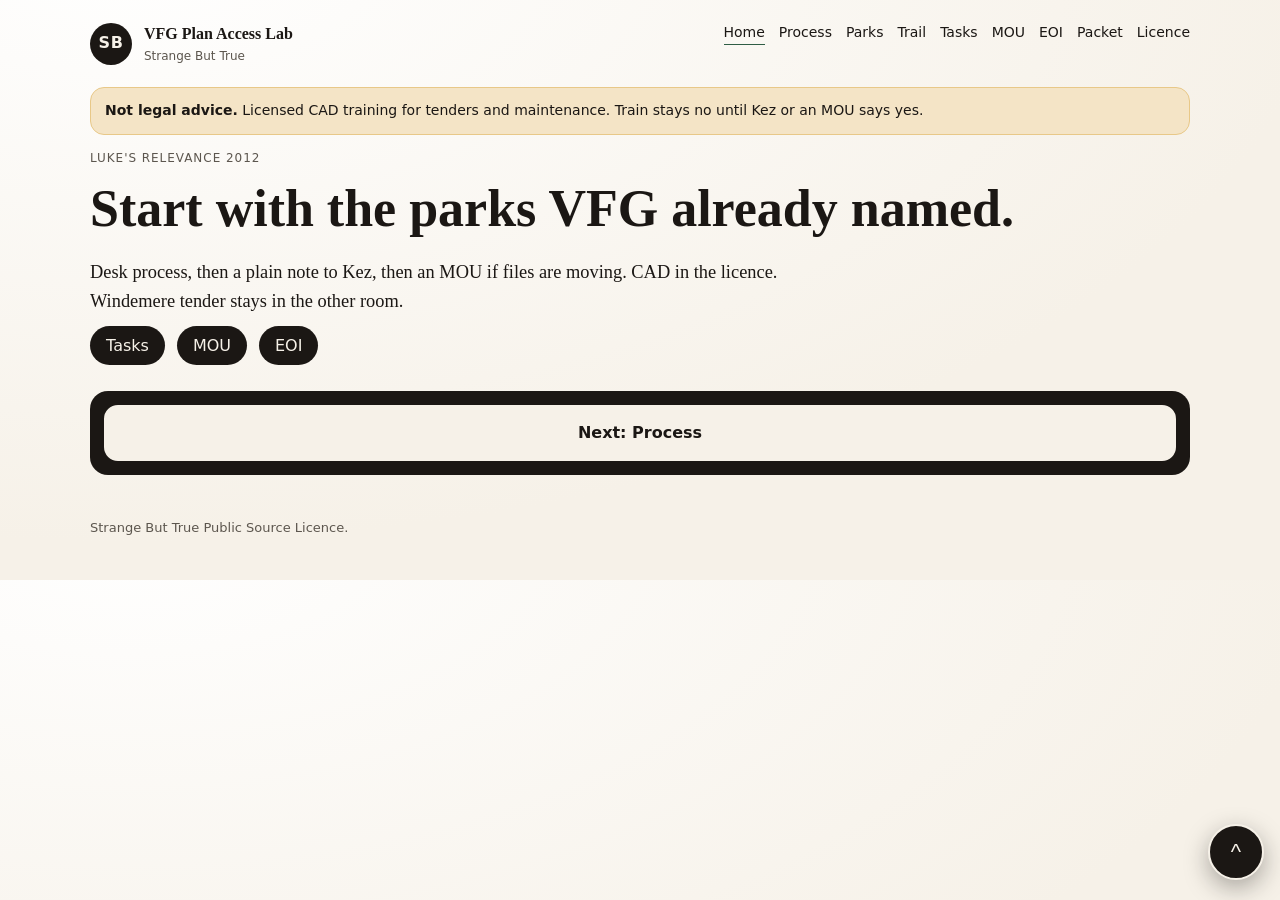
<file: index.html>
<!doctype html>
<html lang="en-AU">
<head>
  <meta charset="utf-8">
  <meta name="viewport" content="width=device-width, initial-scale=1">
  <title>VFG Plan Access Lab | Strange But True</title>
  <link rel="stylesheet" href="assets/css/style.css?v=nav2">
</head>
<body>
  <header class="site-header">
    <a class="brand" href="index.html">
      <span class="brand-mark">SB</span>
      <span><strong>VFG Plan Access Lab</strong><small>Strange But True</small></span>
    </a>
    <nav aria-label="Primary">
      <a href="index.html" aria-current="page">Home</a>
      <a href="process.html">Process</a>
      <a href="parks.html">Parks</a>
      <a href="trail.html">Trail</a>
      <a href="tasks.html">Tasks</a>
      <a href="mou.html">MOU</a>
      <a href="eoi.html">EOI</a>
      <a href="packet.html">Packet</a>
      <a href="licence.html">Licence</a>
    </nav>
  </header>
  <p class="caution"><strong>Not legal advice.</strong> Licensed CAD training for tenders and maintenance. Train stays no until Kez or an MOU says yes.</p>
  <main class="page-shell">
    <p class="kicker">Luke's Relevance 2012</p>
    <h1>Start with the parks VFG already named.</h1>
    <p class="lead">Desk process, then a plain note to Kez, then an MOU if files are moving. CAD in the licence. Windemere tender stays in the other room.</p>
    <p><a class="btn" href="tasks.html" style="font-family:system-ui,sans-serif;background:#1b1714;color:#f6f1e8;text-decoration:none;padding:10px 16px;border-radius:999px;">Tasks</a>
    <a class="btn" href="mou.html" style="font-family:system-ui,sans-serif;background:#1b1714;color:#f6f1e8;text-decoration:none;padding:10px 16px;border-radius:999px;margin-left:8px;">MOU</a>
    <a class="btn" href="eoi.html" style="font-family:system-ui,sans-serif;background:#1b1714;color:#f6f1e8;text-decoration:none;padding:10px 16px;border-radius:999px;margin-left:8px;">EOI</a></p>
    <nav class="page-pager">
      <span class="pager-spacer"></span>
      <a class="pager-next" href="process.html">Next: Process</a>
    </nav>
  </main>
  <button class="back-to-top" type="button" aria-label="Back to top">^</button>
  <footer class="site-footer"><p>Strange But True Public Source Licence.</p></footer>
  <script src="assets/js/app.js?v=nav2"></script>
</body>
</html>
</file>
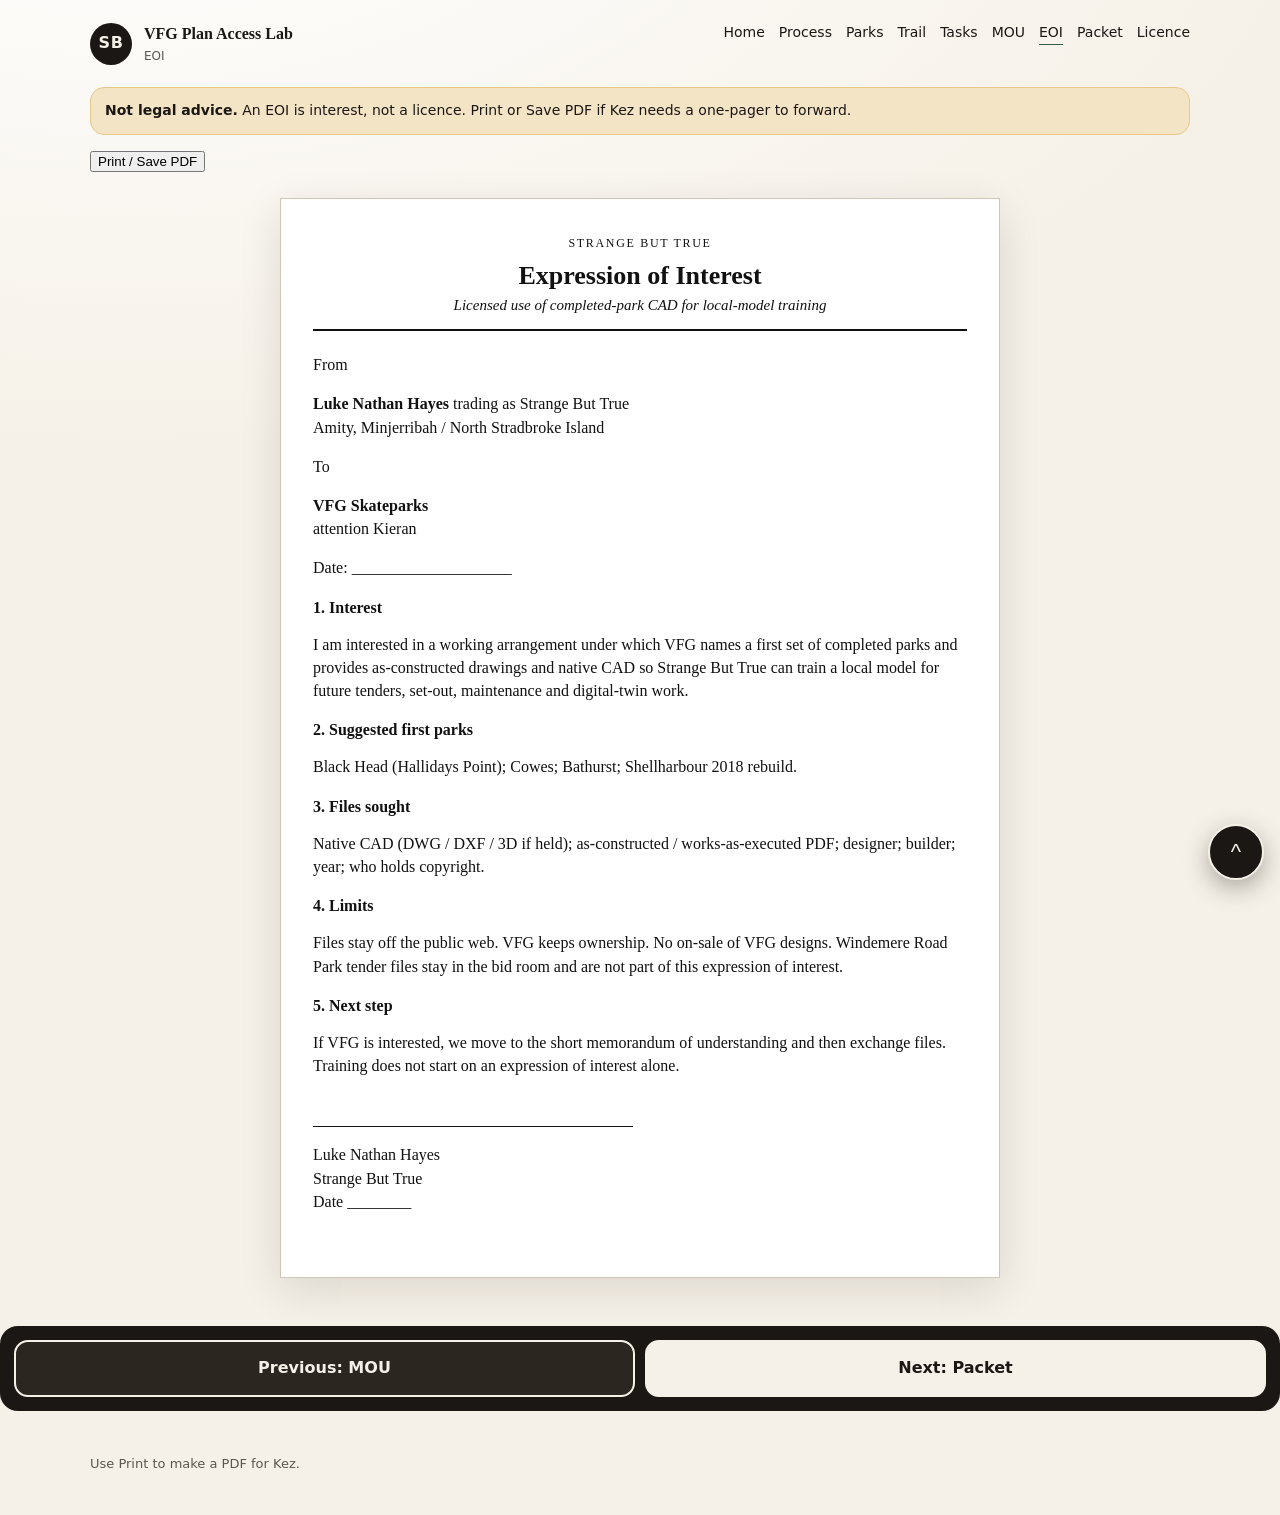
<file: eoi.html>
<!doctype html>
<html lang="en-AU">
<head>
  <meta charset="utf-8">
  <meta name="viewport" content="width=device-width, initial-scale=1">
  <title>Expression of Interest | Strange But True x VFG</title>
  <link rel="stylesheet" href="assets/css/style.css?v=nav3">
  <style>
    .doc-sheet{max-width:720px;margin:24px auto 48px;background:#fff;color:#111;border:1px solid #cfc6b8;box-shadow:0 12px 40px rgba(27,23,20,.12);padding:36px 32px 48px;font-family:"Times New Roman",Times,serif;font-size:16px;line-height:1.45}
    .letterhead{text-align:center;border-bottom:2px solid #111;padding-bottom:12px;margin-bottom:22px}
    .letterhead .org{letter-spacing:.14em;font-size:12px;text-transform:uppercase}
    .letterhead h1{font-size:26px;margin:8px 0 4px}
    .letterhead .sub{font-style:italic;font-size:15px}
    .doc-sheet h2{font-size:16px;margin:18px 0 6px}
    .sign-line{margin:22px 0 4px;border-bottom:1px solid #111;height:28px;max-width:320px}
    @media print{header,.caution,.page-pager,.back-to-top,footer,.no-print{display:none!important}.doc-sheet{box-shadow:none;border:0;margin:0;max-width:none}}
  </style>
</head>
<body>
  <header class="site-header">
    <a class="brand" href="index.html"><span class="brand-mark">SB</span><span><strong>VFG Plan Access Lab</strong><small>EOI</small></span></a>
    <nav aria-label="Primary">
      <a href="index.html">Home</a>
      <a href="process.html">Process</a>
      <a href="parks.html">Parks</a>
      <a href="trail.html">Trail</a>
      <a href="tasks.html">Tasks</a>
      <a href="mou.html">MOU</a>
      <a href="eoi.html" aria-current="page">EOI</a>
      <a href="packet.html">Packet</a>
      <a href="licence.html">Licence</a>
    </nav>
  </header>
  <p class="caution no-print"><strong>Not legal advice.</strong> An EOI is interest, not a licence. Print or Save PDF if Kez needs a one-pager to forward.</p>
  <p class="no-print" style="width:min(1100px,calc(100% - 28px));margin:12px auto;font-family:system-ui,sans-serif"><button type="button" onclick="window.print()">Print / Save PDF</button></p>
  <article class="doc-sheet">
    <div class="letterhead">
      <div class="org">Strange But True</div>
      <h1>Expression of Interest</h1>
      <div class="sub">Licensed use of completed-park CAD for local-model training</div>
    </div>
    <p>From</p>
    <p><strong>Luke Nathan Hayes</strong> trading as Strange But True<br>Amity, Minjerribah / North Stradbroke Island</p>
    <p>To</p>
    <p><strong>VFG Skateparks</strong><br>attention Kieran</p>
    <p>Date: ____________________</p>
    <h2>1. Interest</h2>
    <p>I am interested in a working arrangement under which VFG names a first set of completed parks and provides as-constructed drawings and native CAD so Strange But True can train a local model for future tenders, set-out, maintenance and digital-twin work.</p>
    <h2>2. Suggested first parks</h2>
    <p>Black Head (Hallidays Point); Cowes; Bathurst; Shellharbour 2018 rebuild.</p>
    <h2>3. Files sought</h2>
    <p>Native CAD (DWG / DXF / 3D if held); as-constructed / works-as-executed PDF; designer; builder; year; who holds copyright.</p>
    <h2>4. Limits</h2>
    <p>Files stay off the public web. VFG keeps ownership. No on-sale of VFG designs. Windemere Road Park tender files stay in the bid room and are not part of this expression of interest.</p>
    <h2>5. Next step</h2>
    <p>If VFG is interested, we move to the short memorandum of understanding and then exchange files. Training does not start on an expression of interest alone.</p>
    <div class="sign-line"></div>
    <p>Luke Nathan Hayes<br>Strange But True<br>Date ________</p>
  </article>
  <nav class="page-pager no-print"><a href="mou.html">Previous: MOU</a><a class="pager-next" href="packet.html">Next: Packet</a></nav>
  <button class="back-to-top" type="button" aria-label="Back to top">^</button>
  <footer class="site-footer no-print"><p>Use Print to make a PDF for Kez.</p></footer>
  <script src="assets/js/app.js?v=nav3"></script>
</body>
</html>
</file>
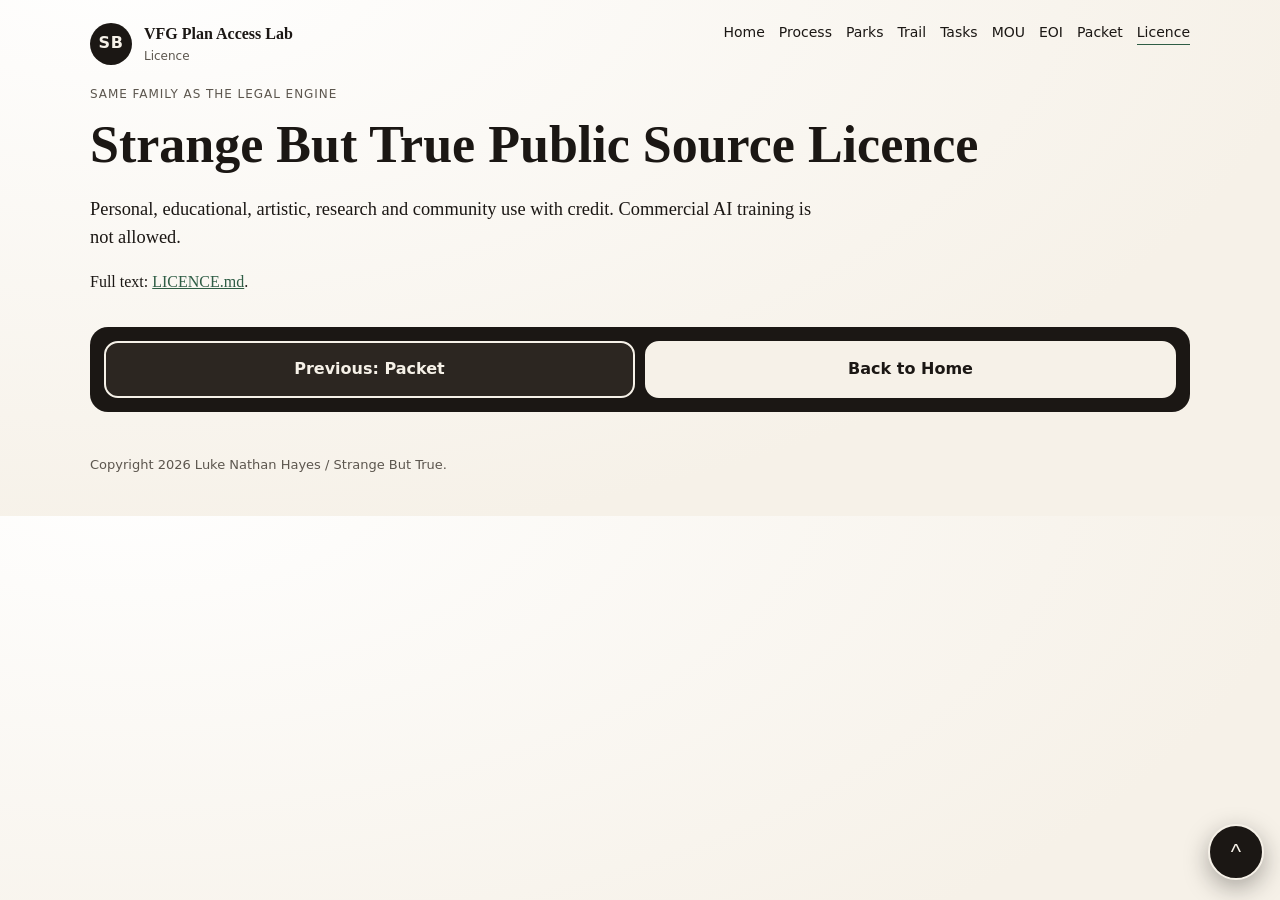
<file: licence.html>
<!doctype html>
<html lang="en-AU">
<head>
  <meta charset="utf-8">
  <meta name="viewport" content="width=device-width, initial-scale=1">
  <title>Licence | VFG Plan Access Lab</title>
  <link rel="stylesheet" href="assets/css/style.css">
</head>
<body>
  <header class="site-header">
    <a class="brand" href="index.html">
      <span class="brand-mark">SB</span>
      <span><strong>VFG Plan Access Lab</strong><small>Licence</small></span>
    </a>
    <nav>
      <a href="index.html">Home</a>
      <a href="process.html">Process</a>
      <a href="parks.html">Parks</a>
      <a href="trail.html">Trail</a>
      <a href="tasks.html">Tasks</a>
      <a href="packet.html">Packet demo</a>
      <a href="licence.html" aria-current="page">Licence</a>
    </nav>
  </header>
  <main class="page-shell">
    <p class="kicker">Same family as the legal engine</p>
    <h1>Strange But True Public Source Licence</h1>
    <p class="lead">Personal, educational, artistic, research and community use with credit. Commercial AI training is not allowed.</p>
    <p>Full text: <a href="LICENCE.md">LICENCE.md</a>.</p>
    <nav class="page-pager">
      <a href="packet.html">Previous: Packet</a>
      <a class="pager-next" href="index.html">Back to Home</a>
    </nav>
  </main>
  <button class="back-to-top" type="button" aria-label="Back to top">^</button>
  <footer class="site-footer"><p>Copyright 2026 Luke Nathan Hayes / Strange But True.</p></footer>
  <script src="assets/js/app.js"></script>
</body>
</html>
</file>
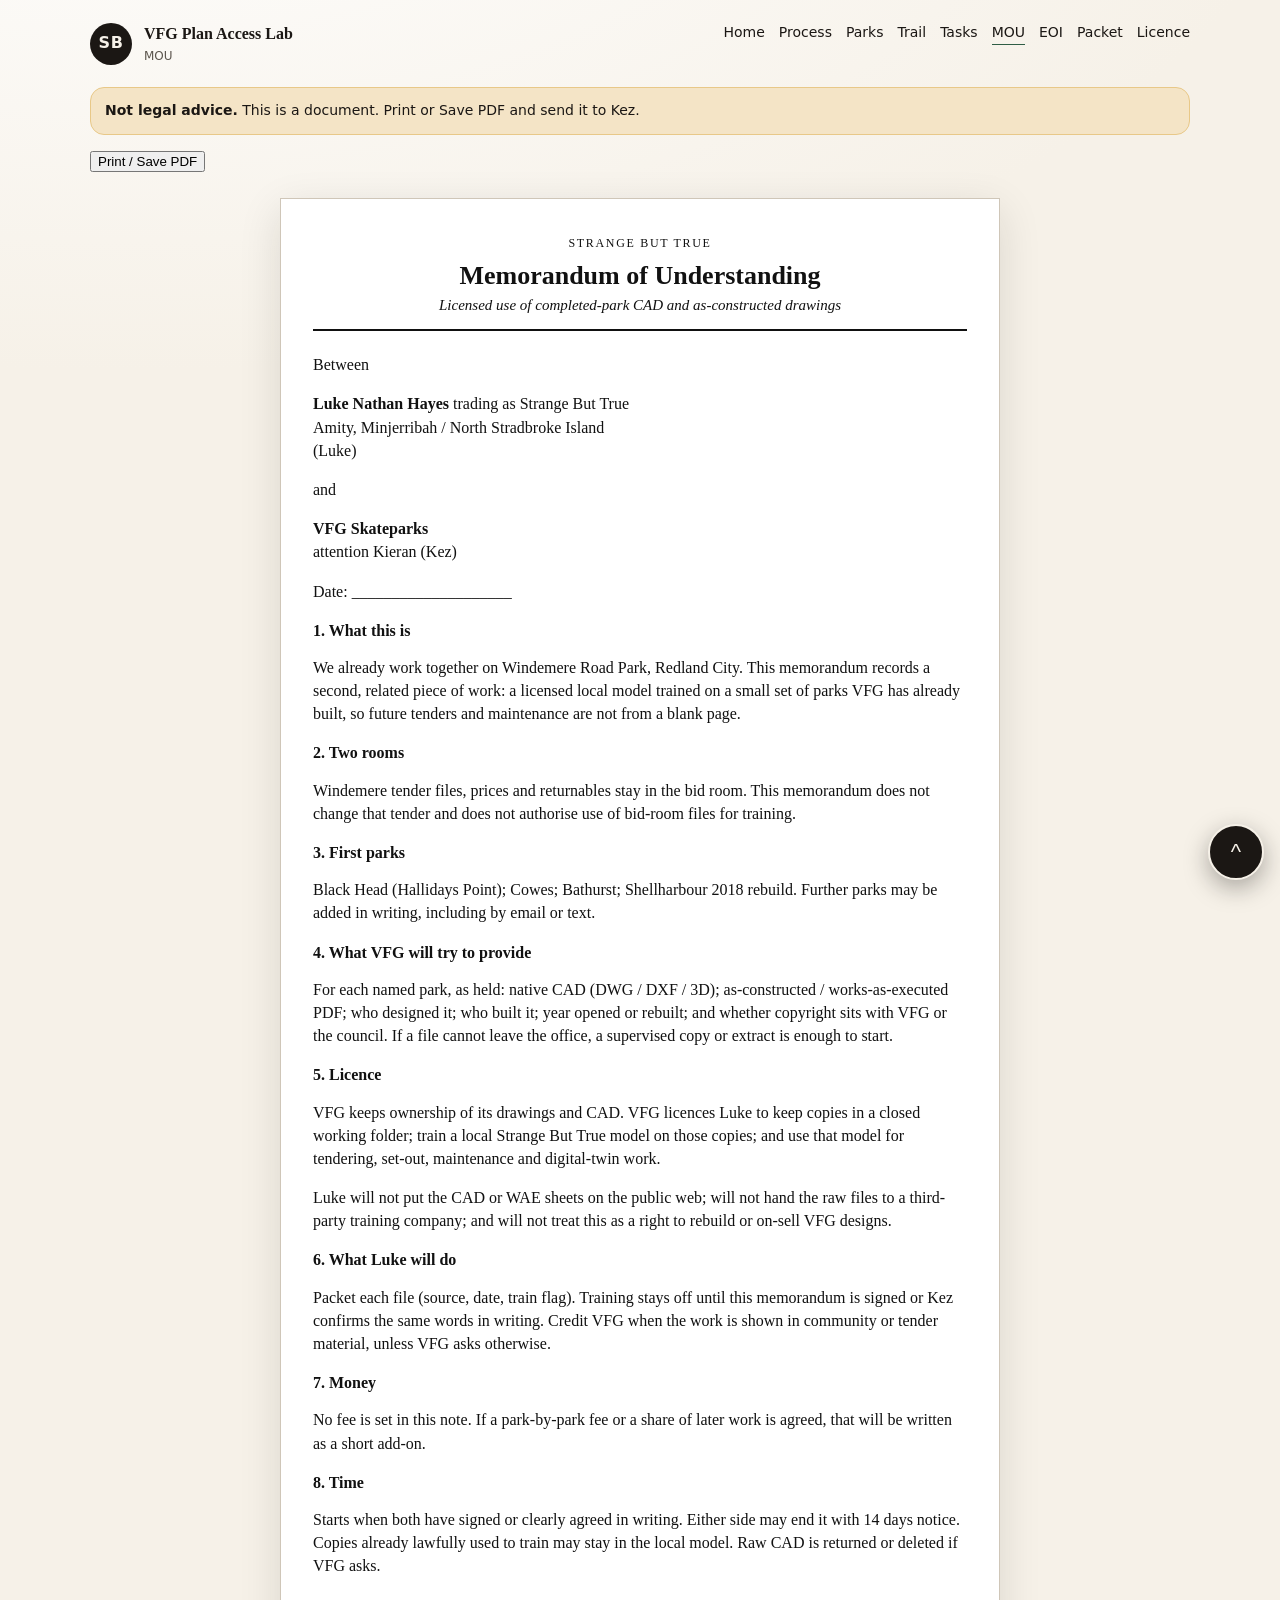
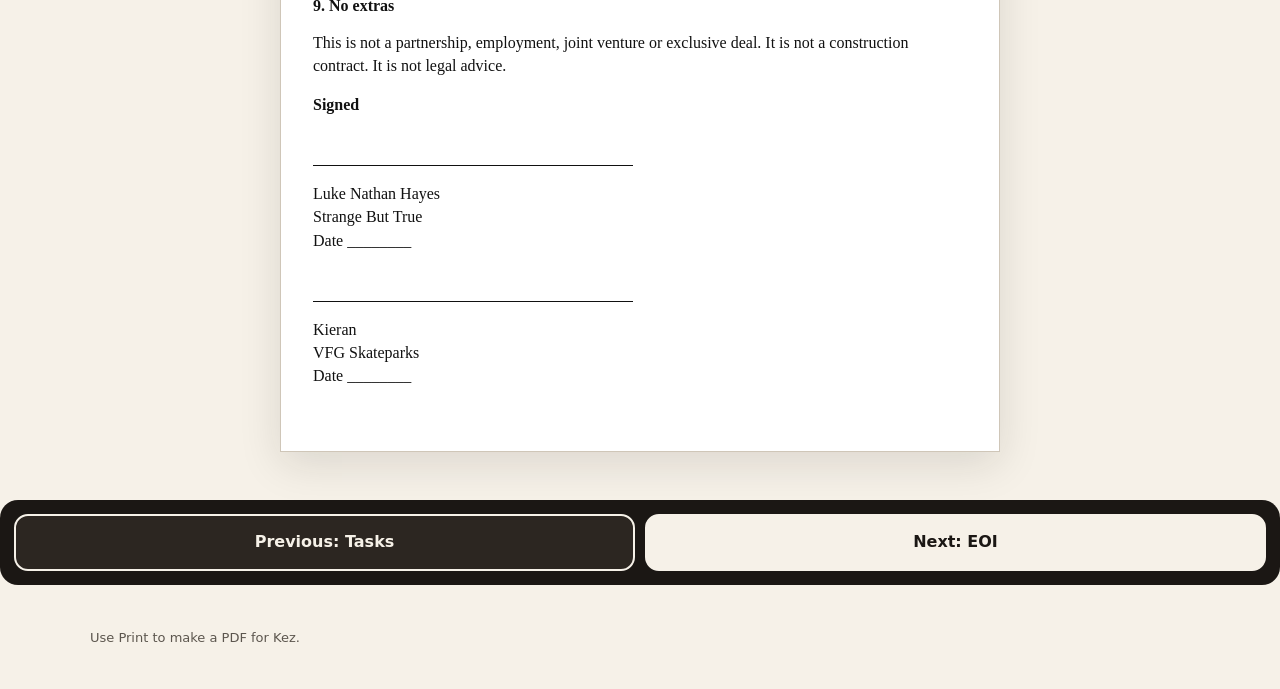
<file: mou.html>
<!doctype html>
<html lang="en-AU">
<head>
  <meta charset="utf-8">
  <meta name="viewport" content="width=device-width, initial-scale=1">
  <title>Memorandum of Understanding | Strange But True x VFG</title>
  <link rel="stylesheet" href="assets/css/style.css?v=nav3">
  <style>
    .doc-sheet{max-width:720px;margin:24px auto 48px;background:#fff;color:#111;border:1px solid #cfc6b8;box-shadow:0 12px 40px rgba(27,23,20,.12);padding:36px 32px 48px;font-family:"Times New Roman",Times,serif;font-size:16px;line-height:1.45}
    .letterhead{text-align:center;border-bottom:2px solid #111;padding-bottom:12px;margin-bottom:22px}
    .letterhead .org{letter-spacing:.14em;font-size:12px;text-transform:uppercase}
    .letterhead h1{font-size:26px;margin:8px 0 4px}
    .letterhead .sub{font-style:italic;font-size:15px}
    .doc-sheet h2{font-size:16px;margin:18px 0 6px}
    .sign-line{margin:22px 0 4px;border-bottom:1px solid #111;height:28px;max-width:320px}
    @media print{header,.caution,.page-pager,.back-to-top,footer,.no-print{display:none!important}.doc-sheet{box-shadow:none;border:0;margin:0;max-width:none}}
  </style>
</head>
<body>
  <header class="site-header">
    <a class="brand" href="index.html"><span class="brand-mark">SB</span><span><strong>VFG Plan Access Lab</strong><small>MOU</small></span></a>
    <nav aria-label="Primary">
      <a href="index.html">Home</a>
      <a href="process.html">Process</a>
      <a href="parks.html">Parks</a>
      <a href="trail.html">Trail</a>
      <a href="tasks.html">Tasks</a>
      <a href="mou.html" aria-current="page">MOU</a>
      <a href="eoi.html">EOI</a>
      <a href="packet.html">Packet</a>
      <a href="licence.html">Licence</a>
    </nav>
  </header>
  <p class="caution no-print"><strong>Not legal advice.</strong> This is a document. Print or Save PDF and send it to Kez.</p>
  <p class="no-print" style="width:min(1100px,calc(100% - 28px));margin:12px auto;font-family:system-ui,sans-serif"><button type="button" onclick="window.print()">Print / Save PDF</button></p>
  <article class="doc-sheet">
    <div class="letterhead">
      <div class="org">Strange But True</div>
      <h1>Memorandum of Understanding</h1>
      <div class="sub">Licensed use of completed-park CAD and as-constructed drawings</div>
    </div>
    <p>Between</p>
    <p><strong>Luke Nathan Hayes</strong> trading as Strange But True<br>Amity, Minjerribah / North Stradbroke Island<br>(Luke)</p>
    <p>and</p>
    <p><strong>VFG Skateparks</strong><br>attention Kieran (Kez)</p>
    <p>Date: ____________________</p>
    <h2>1. What this is</h2>
    <p>We already work together on Windemere Road Park, Redland City. This memorandum records a second, related piece of work: a licensed local model trained on a small set of parks VFG has already built, so future tenders and maintenance are not from a blank page.</p>
    <h2>2. Two rooms</h2>
    <p>Windemere tender files, prices and returnables stay in the bid room. This memorandum does not change that tender and does not authorise use of bid-room files for training.</p>
    <h2>3. First parks</h2>
    <p>Black Head (Hallidays Point); Cowes; Bathurst; Shellharbour 2018 rebuild. Further parks may be added in writing, including by email or text.</p>
    <h2>4. What VFG will try to provide</h2>
    <p>For each named park, as held: native CAD (DWG / DXF / 3D); as-constructed / works-as-executed PDF; who designed it; who built it; year opened or rebuilt; and whether copyright sits with VFG or the council. If a file cannot leave the office, a supervised copy or extract is enough to start.</p>
    <h2>5. Licence</h2>
    <p>VFG keeps ownership of its drawings and CAD. VFG licences Luke to keep copies in a closed working folder; train a local Strange But True model on those copies; and use that model for tendering, set-out, maintenance and digital-twin work.</p>
    <p>Luke will not put the CAD or WAE sheets on the public web; will not hand the raw files to a third-party training company; and will not treat this as a right to rebuild or on-sell VFG designs.</p>
    <h2>6. What Luke will do</h2>
    <p>Packet each file (source, date, train flag). Training stays off until this memorandum is signed or Kez confirms the same words in writing. Credit VFG when the work is shown in community or tender material, unless VFG asks otherwise.</p>
    <h2>7. Money</h2>
    <p>No fee is set in this note. If a park-by-park fee or a share of later work is agreed, that will be written as a short add-on.</p>
    <h2>8. Time</h2>
    <p>Starts when both have signed or clearly agreed in writing. Either side may end it with 14 days notice. Copies already lawfully used to train may stay in the local model. Raw CAD is returned or deleted if VFG asks.</p>
    <h2>9. No extras</h2>
    <p>This is not a partnership, employment, joint venture or exclusive deal. It is not a construction contract. It is not legal advice.</p>
    <p><strong>Signed</strong></p>
    <div class="sign-line"></div>
    <p>Luke Nathan Hayes<br>Strange But True<br>Date ________</p>
    <div class="sign-line"></div>
    <p>Kieran<br>VFG Skateparks<br>Date ________</p>
  </article>
  <nav class="page-pager no-print"><a href="tasks.html">Previous: Tasks</a><a class="pager-next" href="eoi.html">Next: EOI</a></nav>
  <button class="back-to-top" type="button" aria-label="Back to top">^</button>
  <footer class="site-footer no-print"><p>Use Print to make a PDF for Kez.</p></footer>
  <script src="assets/js/app.js?v=nav3"></script>
</body>
</html>
</file>
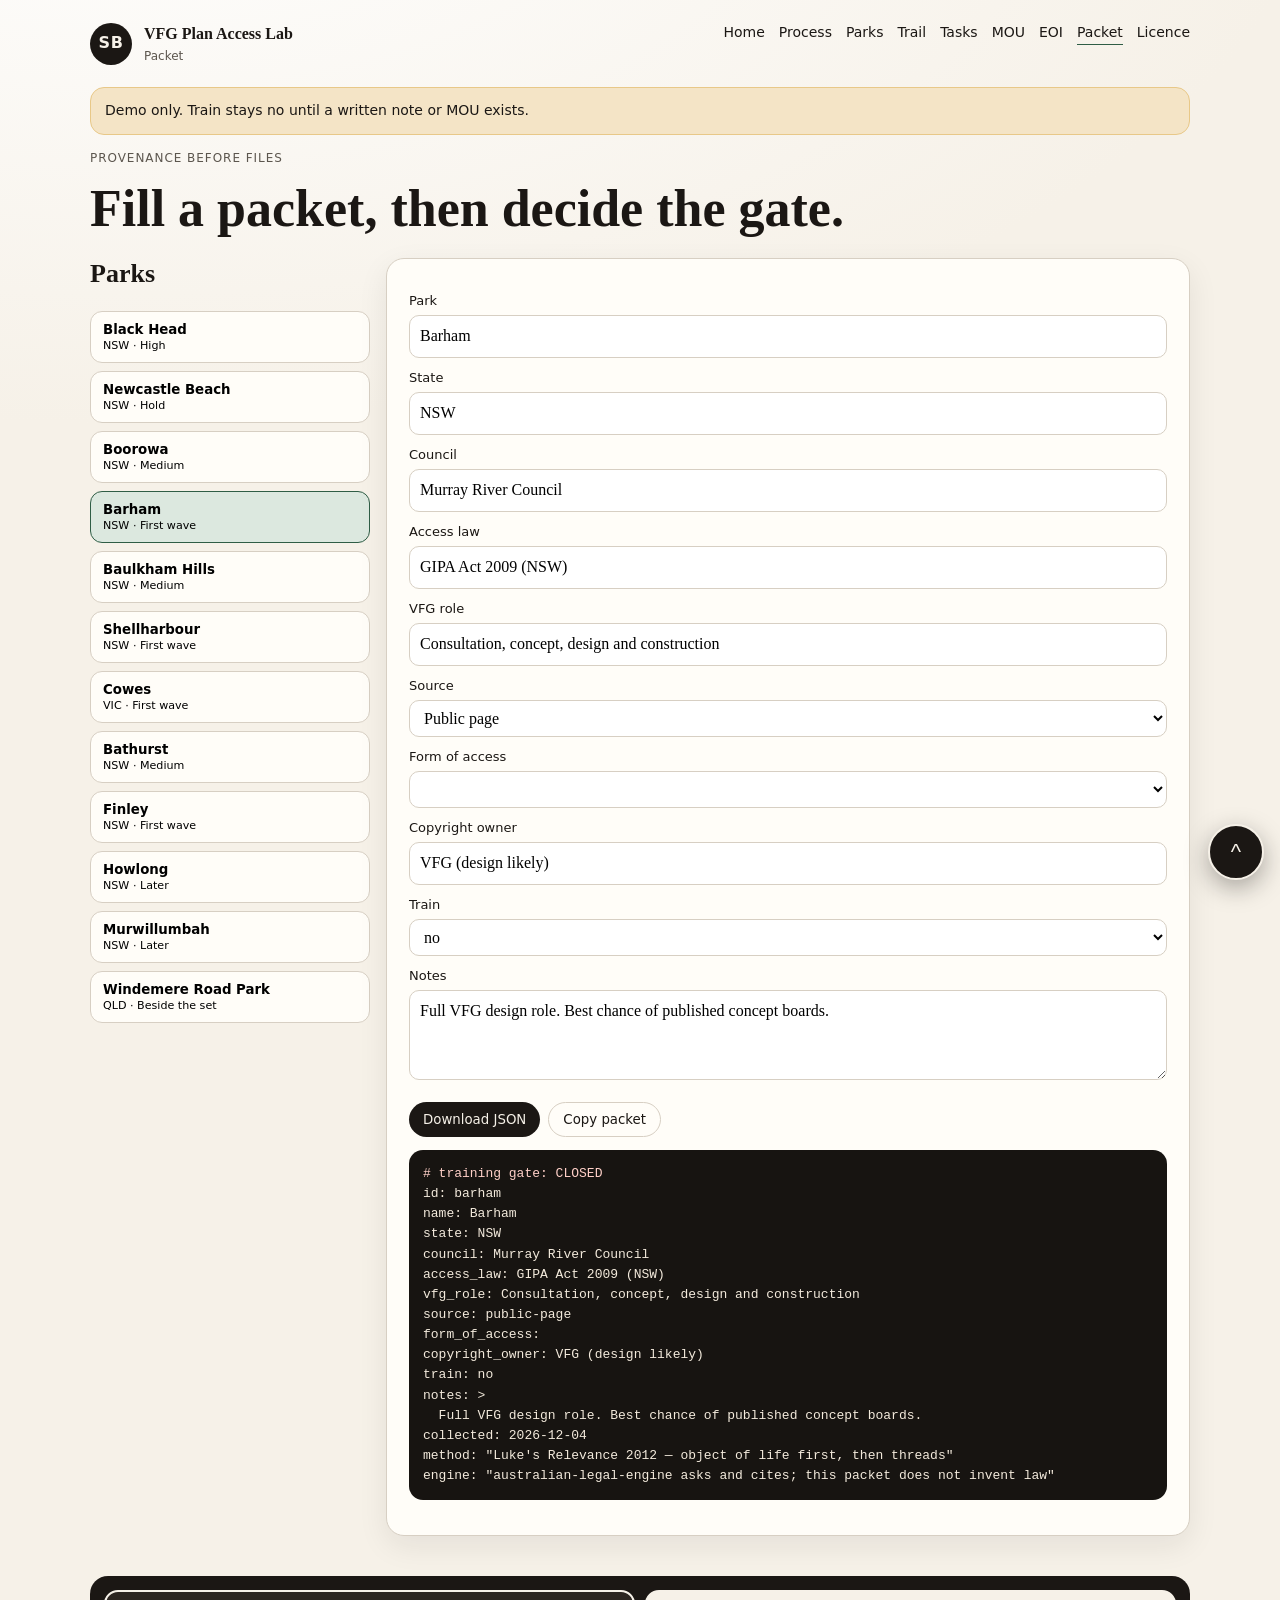
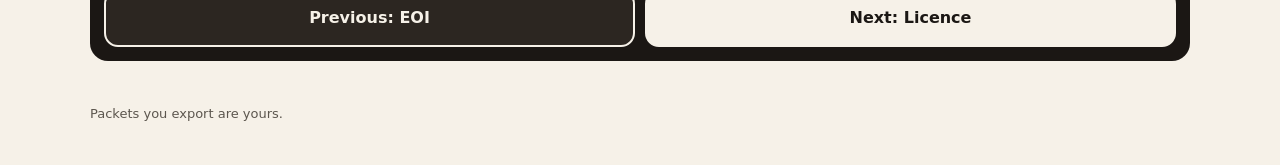
<file: packet.html>
<!doctype html>
<html lang="en-AU">
<head>
  <meta charset="utf-8">
  <meta name="viewport" content="width=device-width, initial-scale=1">
  <title>Packet | VFG Plan Access Lab</title>
  <link rel="stylesheet" href="assets/css/style.css?v=nav2">
</head>
<body>
  <header class="site-header">
    <a class="brand" href="index.html"><span class="brand-mark">SB</span><span><strong>VFG Plan Access Lab</strong><small>Packet</small></span></a>
    <nav aria-label="Primary">
      <a href="index.html">Home</a>
      <a href="process.html">Process</a>
      <a href="parks.html">Parks</a>
      <a href="trail.html">Trail</a>
      <a href="tasks.html">Tasks</a>
      <a href="mou.html">MOU</a>
      <a href="eoi.html">EOI</a>
      <a href="packet.html" aria-current="page">Packet</a>
      <a href="licence.html">Licence</a>
    </nav>
  </header>
  <p class="caution">Demo only. Train stays no until a written note or MOU exists.</p>
  <main class="page-shell">
    <p class="kicker">Provenance before files</p>
    <h1>Fill a packet, then decide the gate.</h1>
    <div class="packet">
      <div><h2 style="margin-top:0">Parks</h2><div id="park-list" class="park-list"></div></div>
      <div class="panel">
        <form id="packet-form" class="packet-form">
          <label for="f-name">Park</label><input id="f-name">
          <label for="f-state">State</label><input id="f-state">
          <label for="f-council">Council</label><input id="f-council">
          <label for="f-law">Access law</label><input id="f-law">
          <label for="f-role">VFG role</label><input id="f-role">
          <label for="f-source">Source</label>
          <select id="f-source"><option value="public-page">Public page</option><option value="vfg-licence">Written VFG licence</option><option value="own-scan">Own scan</option></select>
          <label for="f-form">Form of access</label>
          <select id="f-form"><option value="notes-only">Notes only</option><option value="licensed-file">Licensed file</option><option value="own-geometry">Own geometry</option></select>
          <label for="f-owner">Copyright owner</label><input id="f-owner">
          <label for="f-train">Train</label>
          <select id="f-train"><option value="no">no</option><option value="facts-only">facts-only</option><option value="own-scan-only">own-scan-only</option><option value="yes">yes — written licence</option></select>
          <label for="f-notes">Notes</label><textarea id="f-notes"></textarea>
          <div class="actions"><button type="button" id="download-packet">Download JSON</button><button type="button" class="ghost" id="copy-packet">Copy packet</button></div>
        </form>
        <pre class="yaml" id="yaml"></pre>
      </div>
    </div>
    <nav class="page-pager">
      <a href="eoi.html">Previous: EOI</a>
      <a class="pager-next" href="licence.html">Next: Licence</a>
    </nav>
  </main>
  <button class="back-to-top" type="button" aria-label="Back to top">^</button>
  <footer class="site-footer"><p>Packets you export are yours.</p></footer>
  <script src="assets/js/app.js?v=nav2"></script>
</body>
</html>
</file>
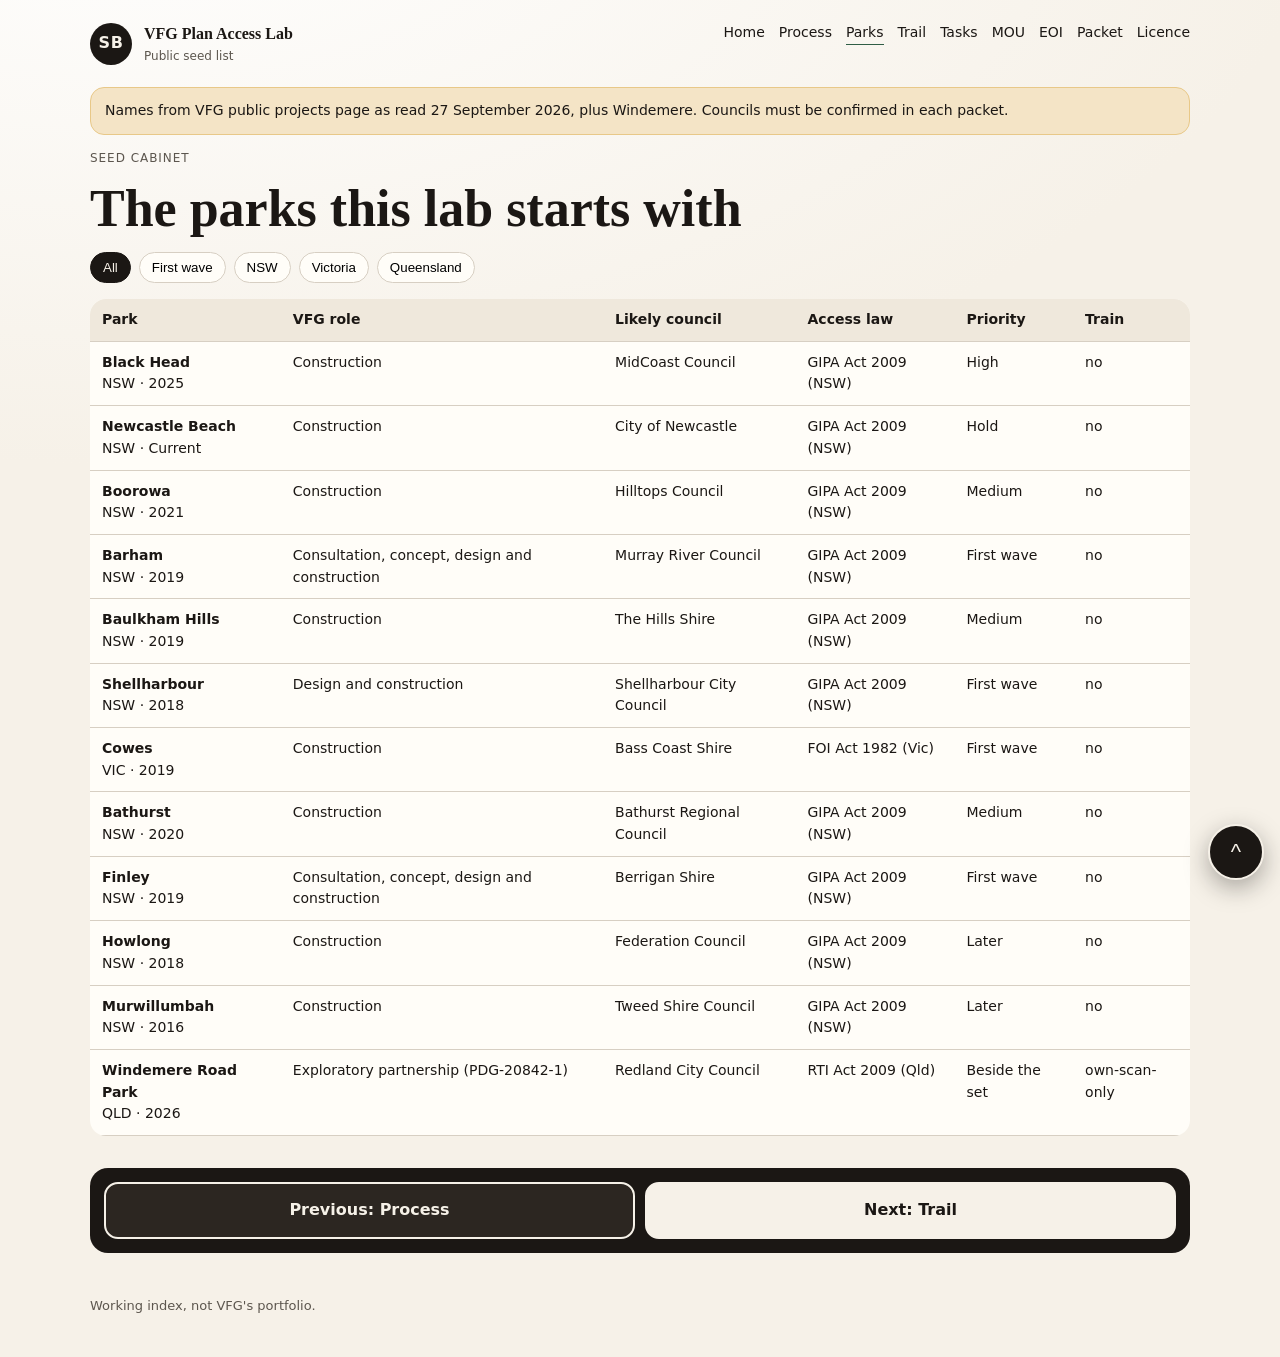
<file: parks.html>
<!doctype html>
<html lang="en-AU">
<head>
  <meta charset="utf-8">
  <meta name="viewport" content="width=device-width, initial-scale=1">
  <title>Parks | VFG Plan Access Lab</title>
  <link rel="stylesheet" href="assets/css/style.css">
</head>
<body>
  <header class="site-header">
    <a class="brand" href="index.html">
      <span class="brand-mark">SB</span>
      <span><strong>VFG Plan Access Lab</strong><small>Public seed list</small></span>
    </a>
    <nav>
      <a href="index.html">Home</a>
      <a href="process.html">Process</a>
      <a href="parks.html" aria-current="page">Parks</a>
      <a href="trail.html">Trail</a>
      <a href="tasks.html">Tasks</a>
      <a href="packet.html">Packet demo</a>
      <a href="licence.html">Licence</a>
    </nav>
  </header>
  <p class="caution">Names from VFG public projects page as read 27 September 2026, plus Windemere. Councils must be confirmed in each packet.</p>
  <main class="page-shell">
    <p class="kicker">Seed cabinet</p>
    <h1>The parks this lab starts with</h1>
    <div class="filters" role="toolbar" aria-label="Filter parks">
      <button type="button" data-filter="all" aria-pressed="true">All</button>
      <button type="button" data-filter="first">First wave</button>
      <button type="button" data-filter="NSW">NSW</button>
      <button type="button" data-filter="VIC">Victoria</button>
      <button type="button" data-filter="QLD">Queensland</button>
    </div>
    <div style="overflow:auto">
      <table>
        <thead><tr><th>Park</th><th>VFG role</th><th>Likely council</th><th>Access law</th><th>Priority</th><th>Train</th></tr></thead>
        <tbody id="park-rows"></tbody>
      </table>
    </div>
    <nav class="page-pager">
      <a href="process.html">Previous: Process</a>
      <a class="pager-next" href="trail.html">Next: Trail</a>
    </nav>
  </main>
  <button class="back-to-top" type="button" aria-label="Back to top">^</button>
  <footer class="site-footer"><p>Working index, not VFG's portfolio.</p></footer>
  <script src="assets/js/app.js"></script>
</body>
</html>
</file>
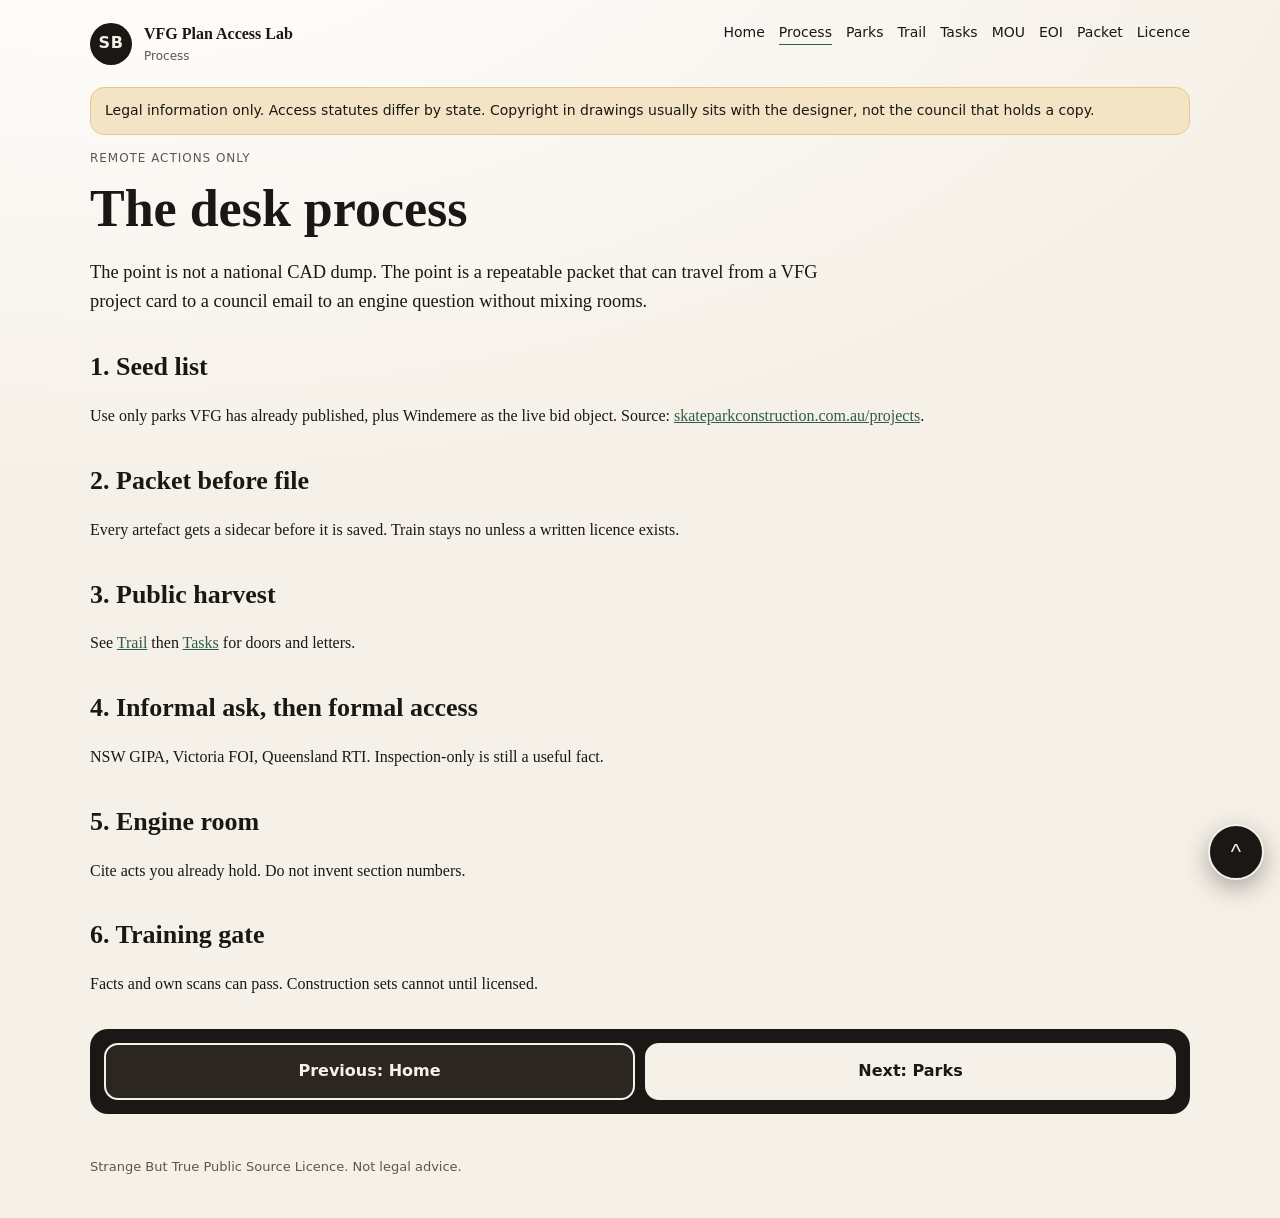
<file: process.html>
<!doctype html>
<html lang="en-AU">
<head>
  <meta charset="utf-8">
  <meta name="viewport" content="width=device-width, initial-scale=1">
  <title>Process | VFG Plan Access Lab</title>
  <link rel="stylesheet" href="assets/css/style.css">
</head>
<body>
  <header class="site-header">
    <a class="brand" href="index.html">
      <span class="brand-mark">SB</span>
      <span><strong>VFG Plan Access Lab</strong><small>Process</small></span>
    </a>
    <nav>
      <a href="index.html">Home</a>
      <a href="process.html" aria-current="page">Process</a>
      <a href="parks.html">Parks</a>
      <a href="trail.html">Trail</a>
      <a href="tasks.html">Tasks</a>
      <a href="packet.html">Packet demo</a>
      <a href="licence.html">Licence</a>
    </nav>
  </header>
  <p class="caution">Legal information only. Access statutes differ by state. Copyright in drawings usually sits with the designer, not the council that holds a copy.</p>
  <main class="page-shell">
    <p class="kicker">Remote actions only</p>
    <h1>The desk process</h1>
    <p class="lead">The point is not a national CAD dump. The point is a repeatable packet that can travel from a VFG project card to a council email to an engine question without mixing rooms.</p>
    <h2>1. Seed list</h2>
    <p>Use only parks VFG has already published, plus Windemere as the live bid object. Source: <a href="https://www.skateparkconstruction.com.au/projects">skateparkconstruction.com.au/projects</a>.</p>
    <h2>2. Packet before file</h2>
    <p>Every artefact gets a sidecar before it is saved. Train stays no unless a written licence exists.</p>
    <h2>3. Public harvest</h2>
    <p>See <a href="trail.html">Trail</a> then <a href="tasks.html">Tasks</a> for doors and letters.</p>
    <h2>4. Informal ask, then formal access</h2>
    <p>NSW GIPA, Victoria FOI, Queensland RTI. Inspection-only is still a useful fact.</p>
    <h2>5. Engine room</h2>
    <p>Cite acts you already hold. Do not invent section numbers.</p>
    <h2>6. Training gate</h2>
    <p>Facts and own scans can pass. Construction sets cannot until licensed.</p>
    <nav class="page-pager" aria-label="Page sequence">
      <a href="index.html">Previous: Home</a>
      <a class="pager-next" href="parks.html">Next: Parks</a>
    </nav>
  </main>
  <button class="back-to-top" type="button" aria-label="Back to top">^</button>
  <footer class="site-footer"><p>Strange But True Public Source Licence. Not legal advice.</p></footer>
  <script src="assets/js/app.js"></script>
</body>
</html>
</file>
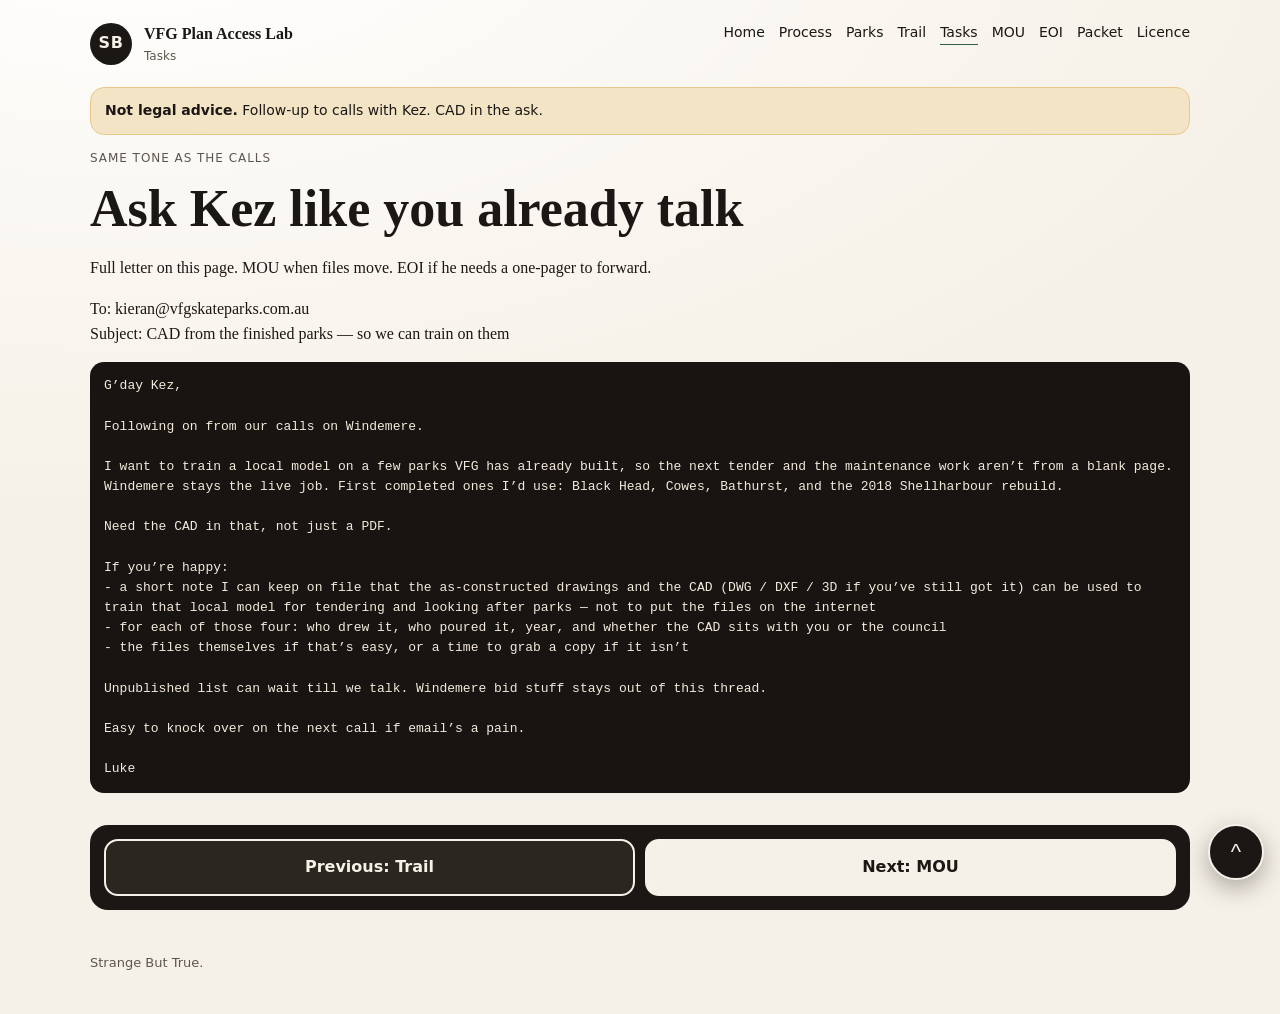
<file: tasks.html>
<!doctype html>
<html lang="en-AU">
<head>
  <meta charset="utf-8">
  <meta name="viewport" content="width=device-width, initial-scale=1">
  <title>Tasks | VFG Plan Access Lab</title>
  <link rel="stylesheet" href="assets/css/style.css?v=nav2">
</head>
<body>
  <header class="site-header">
    <a class="brand" href="index.html"><span class="brand-mark">SB</span><span><strong>VFG Plan Access Lab</strong><small>Tasks</small></span></a>
    <nav aria-label="Primary">
      <a href="index.html">Home</a>
      <a href="process.html">Process</a>
      <a href="parks.html">Parks</a>
      <a href="trail.html">Trail</a>
      <a href="tasks.html" aria-current="page">Tasks</a>
      <a href="mou.html">MOU</a>
      <a href="eoi.html">EOI</a>
      <a href="packet.html">Packet</a>
      <a href="licence.html">Licence</a>
    </nav>
  </header>
  <p class="caution"><strong>Not legal advice.</strong> Follow-up to calls with Kez. CAD in the ask.</p>
  <main class="page-shell">
    <p class="kicker">Same tone as the calls</p>
    <h1>Ask Kez like you already talk</h1>
    <p>Full letter on this page. MOU when files move. EOI if he needs a one-pager to forward.</p>
    <p>To: kieran@vfgskateparks.com.au<br>Subject: CAD from the finished parks — so we can train on them</p>
    <pre class="yaml">G’day Kez,

Following on from our calls on Windemere.

I want to train a local model on a few parks VFG has already built, so the next tender and the maintenance work aren’t from a blank page. Windemere stays the live job. First completed ones I’d use: Black Head, Cowes, Bathurst, and the 2018 Shellharbour rebuild.

Need the CAD in that, not just a PDF.

If you’re happy:
- a short note I can keep on file that the as-constructed drawings and the CAD (DWG / DXF / 3D if you’ve still got it) can be used to train that local model for tendering and looking after parks — not to put the files on the internet
- for each of those four: who drew it, who poured it, year, and whether the CAD sits with you or the council
- the files themselves if that’s easy, or a time to grab a copy if it isn’t

Unpublished list can wait till we talk. Windemere bid stuff stays out of this thread.

Easy to knock over on the next call if email’s a pain.

Luke</pre>
    <nav class="page-pager">
      <a href="trail.html">Previous: Trail</a>
      <a class="pager-next" href="mou.html">Next: MOU</a>
    </nav>
  </main>
  <button class="back-to-top" type="button" aria-label="Back to top">^</button>
  <footer class="site-footer"><p>Strange But True.</p></footer>
  <script src="assets/js/app.js?v=nav2"></script>
</body>
</html>
</file>
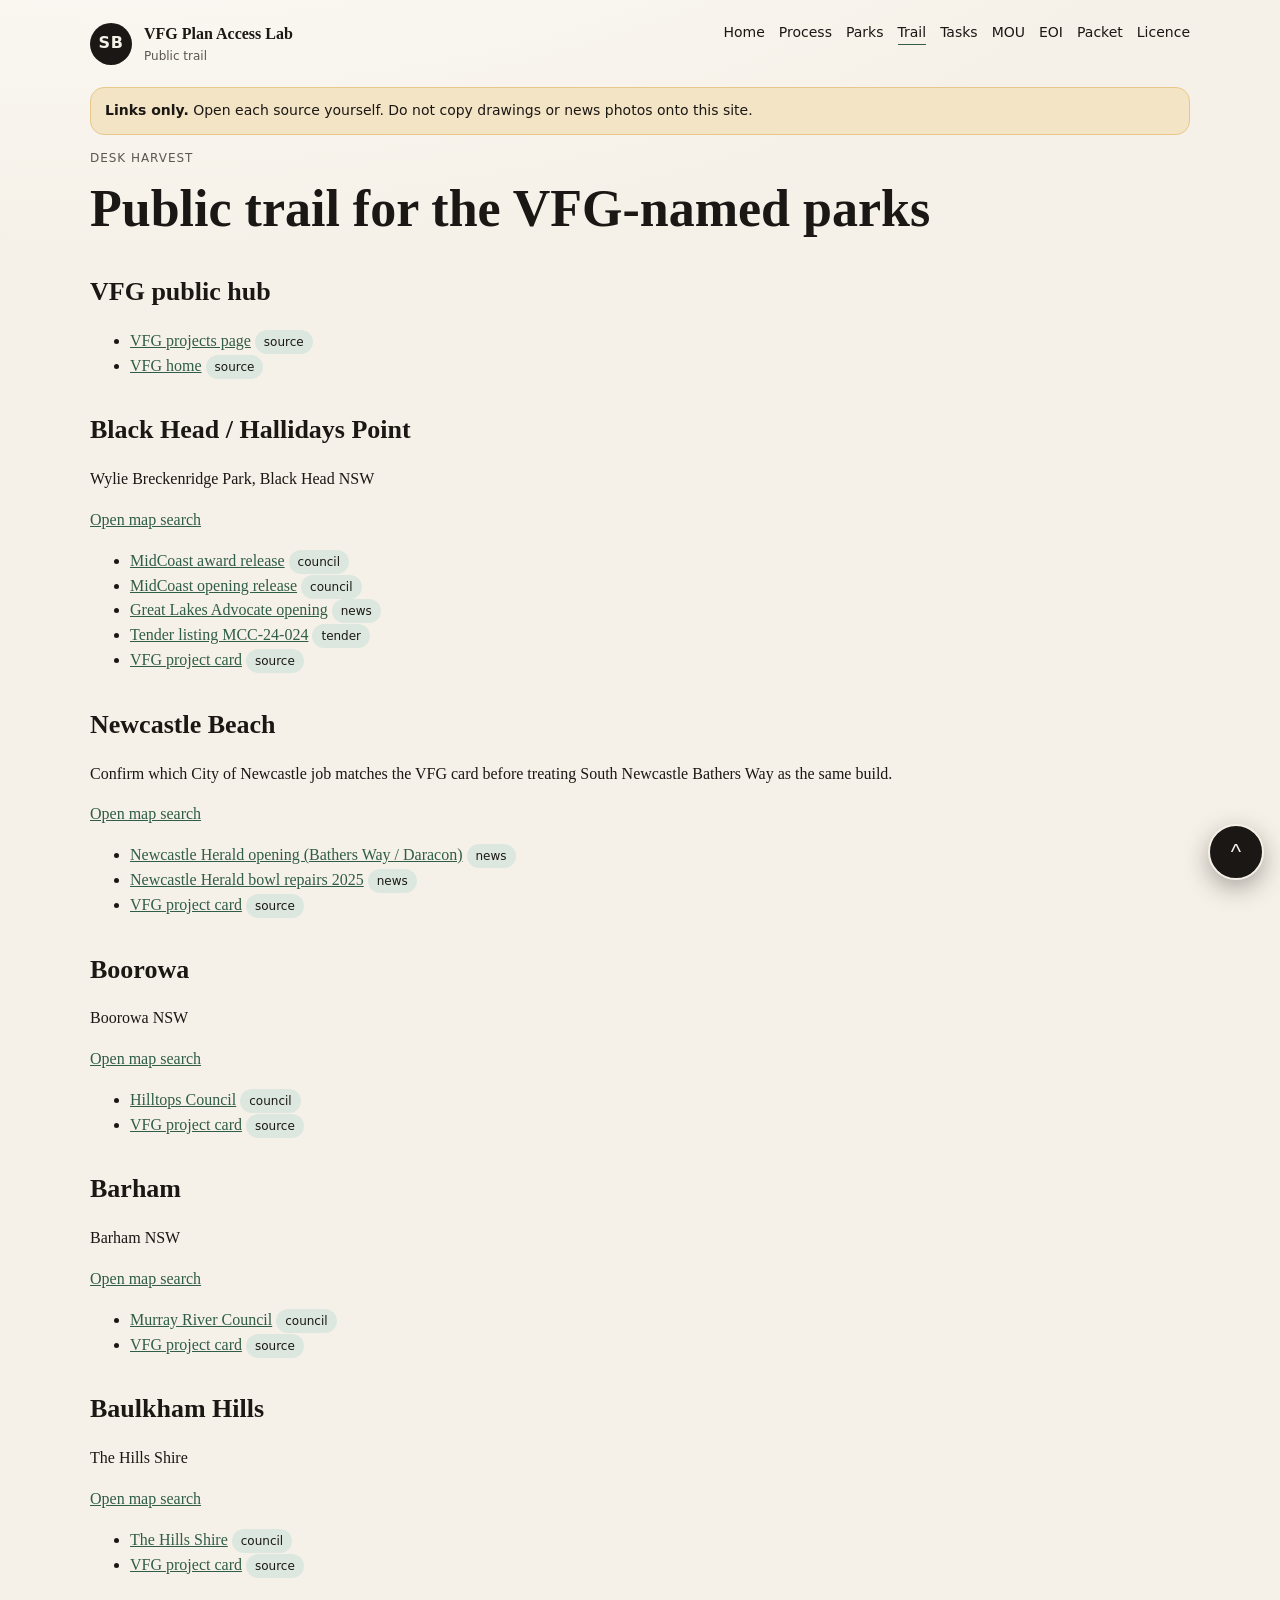
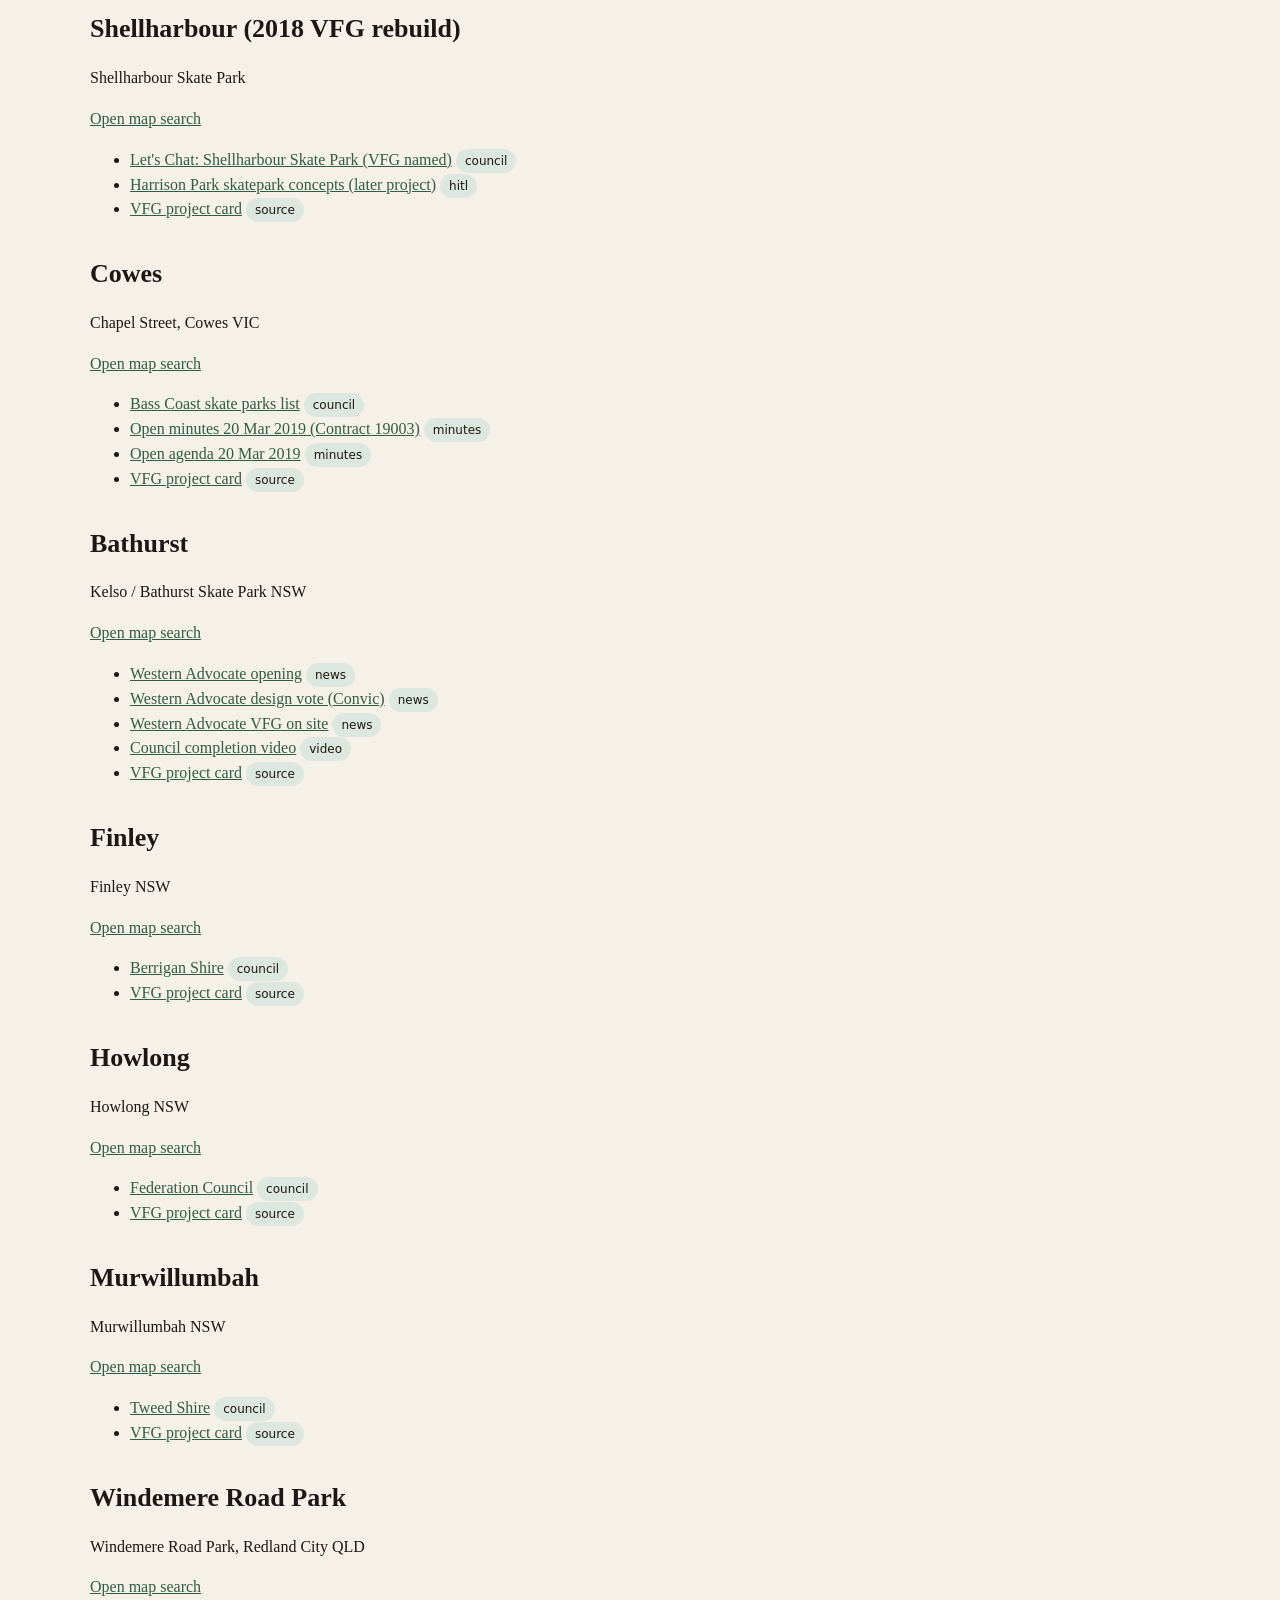
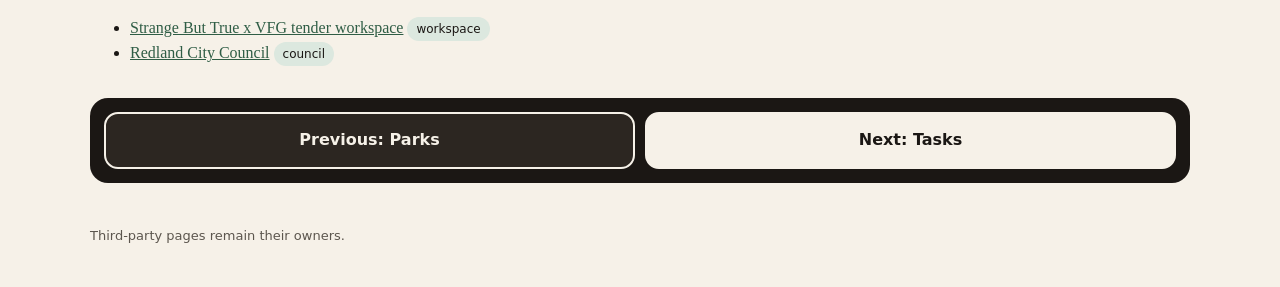
<file: trail.html>
<!doctype html>
<html lang="en-AU">
<head>
  <meta charset="utf-8">
  <meta name="viewport" content="width=device-width, initial-scale=1">
  <title>Public trail | VFG Plan Access Lab</title>
  <link rel="stylesheet" href="assets/css/style.css">
</head>
<body>
  <header class="site-header">
    <a class="brand" href="index.html">
      <span class="brand-mark">SB</span>
      <span><strong>VFG Plan Access Lab</strong><small>Public trail</small></span>
    </a>
    <nav>
      <a href="index.html">Home</a>
      <a href="process.html">Process</a>
      <a href="parks.html">Parks</a>
      <a href="trail.html" aria-current="page">Trail</a>
      <a href="tasks.html">Tasks</a>
      <a href="packet.html">Packet</a>
      <a href="licence.html">Licence</a>
    </nav>
  </header>
  <p class="caution"><strong>Links only.</strong> Open each source yourself. Do not copy drawings or news photos onto this site.</p>
  <main class="page-shell">
    <p class="kicker">Desk harvest</p>
    <h1>Public trail for the VFG-named parks</h1>
    <div id="trail-list" class="trail-list"></div>
    <nav class="page-pager">
      <a href="parks.html">Previous: Parks</a>
      <a class="pager-next" href="tasks.html">Next: Tasks</a>
    </nav>
  </main>
  <button class="back-to-top" type="button" aria-label="Back to top">^</button>
  <footer class="site-footer"><p>Third-party pages remain their owners.</p></footer>
  <script src="assets/js/app.js"></script>
</body>
</html>
</file>
<file: assets/css/style.css>
:root {
  --ink: #1b1714;
  --paper: #f6f1e8;
  --panel: #fffdf8;
  --line: #d7cfc3;
  --muted: #5c564e;
  --gum: #2f5d45;
  --gum-soft: #dce8df;
  --amber: #c27812;
  --amber-soft: #f4e4c6;
  --warn: #8a2f24;
  --warn-soft: #f3d7d3;
  --shadow: 0 10px 30px rgba(27, 23, 20, 0.08);
  --radius: 18px;
}
* { box-sizing: border-box; }
html { scroll-behavior: smooth; }
body {
  margin: 0;
  font-family: Georgia, "Times New Roman", serif;
  background: radial-gradient(1200px 600px at 10% -10%, #fff, var(--paper));
  color: var(--ink);
  line-height: 1.55;
}
a { color: var(--gum); }
.skip-link { position: absolute; left: -999px; top: 0; }
.skip-link:focus { left: 12px; background: #fff; padding: 8px; }
.site-header, .site-footer, .caution, .page-shell {
  width: min(1100px, calc(100% - 28px));
  margin-left: auto;
  margin-right: auto;
}
.site-header {
  display: flex;
  justify-content: space-between;
  gap: 16px;
  align-items: flex-start;
  padding: 22px 0 8px;
}
.brand {
  text-decoration: none;
  color: inherit;
  display: flex;
  gap: 12px;
  align-items: center;
}
.brand-mark {
  width: 42px; height: 42px;
  border-radius: 50%;
  background: var(--ink);
  color: var(--paper);
  display: grid; place-items: center;
  font-family: system-ui, sans-serif;
  font-weight: 700;
  letter-spacing: 0.04em;
}
.brand strong, .brand small { display: block; }
.brand small { color: var(--muted); font-family: system-ui, sans-serif; font-size: 12px; }
nav {
  display: flex; flex-wrap: wrap; gap: 10px 14px;
  font-family: system-ui, sans-serif; font-size: 14px;
}
nav a { text-decoration: none; color: var(--ink); border-bottom: 1px solid transparent; }
nav a[aria-current="page"], nav a:hover { border-bottom-color: var(--gum); }
.caution {
  background: var(--amber-soft);
  border: 1px solid #e8c888;
  border-radius: 14px;
  padding: 12px 14px;
  font-family: system-ui, sans-serif;
  font-size: 14px;
}
.kicker {
  font-family: system-ui, sans-serif;
  letter-spacing: 0.08em;
  text-transform: uppercase;
  font-size: 12px;
  color: var(--muted);
  margin-bottom: 6px;
}
h1, h2, h3 { line-height: 1.2; }
h1 { font-size: clamp(32px, 6vw, 52px); margin: 10px 0 12px; }
h2 { font-size: 26px; margin-top: 36px; }
p.lead { font-size: 1.15rem; max-width: 46rem; }
.hero {
  display: grid;
  grid-template-columns: 1.3fr 0.9fr;
  gap: 22px;
  margin: 24px 0 10px;
}
.panel, .card {
  background: var(--panel);
  border: 1px solid var(--line);
  border-radius: var(--radius);
  box-shadow: var(--shadow);
}
.panel { padding: 22px; }
.badges { display: flex; flex-wrap: wrap; gap: 8px; margin-top: 16px; }
.badge {
  font-family: system-ui, sans-serif;
  font-size: 12px;
  padding: 5px 9px;
  border-radius: 999px;
  background: var(--gum-soft);
}
.badge.warn { background: var(--warn-soft); color: var(--warn); }
.grid {
  display: grid;
  grid-template-columns: repeat(auto-fit, minmax(240px, 1fr));
  gap: 14px;
}
.card { padding: 16px 16px 14px; }
.card h3 { margin: 8px 0; }
.card p { margin: 0 0 12px; color: var(--muted); }
.card a { font-family: system-ui, sans-serif; font-size: 14px; }
.steps { counter-reset: step; display: grid; gap: 12px; }
.step {
  display: grid;
  grid-template-columns: 48px 1fr;
  gap: 12px;
  align-items: start;
  background: var(--panel);
  border: 1px solid var(--line);
  border-radius: 16px;
  padding: 14px;
}
.step::before {
  counter-increment: step;
  content: counter(step);
  width: 42px; height: 42px;
  border-radius: 50%;
  background: var(--ink);
  color: var(--paper);
  display: grid; place-items: center;
  font-family: system-ui, sans-serif;
  font-weight: 700;
}
table {
  width: 100%;
  border-collapse: collapse;
  font-family: system-ui, sans-serif;
  font-size: 14px;
  background: var(--panel);
  border-radius: 16px;
  overflow: hidden;
}
th, td { text-align: left; padding: 10px 12px; border-bottom: 1px solid var(--line); vertical-align: top; }
th { background: #efe8dc; font-weight: 600; }
.filters {
  display: flex; flex-wrap: wrap; gap: 8px;
  font-family: system-ui, sans-serif;
  margin: 12px 0 16px;
}
.filters button {
  border: 1px solid var(--line);
  background: var(--panel);
  border-radius: 999px;
  padding: 7px 12px;
  cursor: pointer;
}
.filters button[aria-pressed="true"] {
  background: var(--ink);
  color: var(--paper);
  border-color: var(--ink);
}
.packet {
  display: grid;
  grid-template-columns: 280px 1fr;
  gap: 16px;
  margin: 18px 0 40px;
}
.park-list { display: grid; gap: 8px; }
.park-list button {
  text-align: left;
  border: 1px solid var(--line);
  background: var(--panel);
  border-radius: 12px;
  padding: 10px 12px;
  cursor: pointer;
  font-family: system-ui, sans-serif;
}
.park-list button.active { border-color: var(--gum); background: var(--gum-soft); }
.packet-form label { display: block; font-family: system-ui, sans-serif; font-size: 13px; margin: 10px 0 4px; }
.packet-form input, .packet-form select, .packet-form textarea {
  width: 100%;
  padding: 8px 10px;
  border-radius: 10px;
  border: 1px solid var(--line);
  font: inherit;
  background: #fff;
}
.packet-form textarea { min-height: 90px; }
.actions { display: flex; flex-wrap: wrap; gap: 8px; margin-top: 14px; }
.actions button, .actions a.btn {
  font-family: system-ui, sans-serif;
  border: 0;
  background: var(--ink);
  color: var(--paper);
  border-radius: 999px;
  padding: 9px 14px;
  cursor: pointer;
  text-decoration: none;
}
.actions button.ghost {
  background: transparent;
  color: var(--ink);
  border: 1px solid var(--line);
}
.yaml {
  white-space: pre-wrap;
  font-family: ui-monospace, SFMono-Regular, Menlo, Consolas, monospace;
  font-size: 13px;
  background: #171411;
  color: #f3eadc;
  padding: 14px;
  border-radius: 14px;
  overflow: auto;
}
.gate-yes { color: #cde8d4; }
.gate-no { color: #ffd0c8; }
.site-footer {
  padding: 12px 72px 28px 0;
  color: var(--muted);
  font-family: system-ui, sans-serif;
  font-size: 13px;
}
.page-pager {
  display: grid;
  grid-template-columns: 1fr 1fr;
  gap: 10px;
  margin: 32px 0 18px;
  padding: 14px;
  font-family: system-ui, sans-serif;
  background: #1b1714;
  border-radius: 18px;
}
.page-pager a {
  text-decoration: none;
  color: #f6f1e8;
  background: #2c2621;
  border: 2px solid #f6f1e8;
  border-radius: 14px;
  padding: 14px 16px;
  min-height: 52px;
  display: flex;
  align-items: center;
  justify-content: center;
  text-align: center;
  font-size: 16px;
  font-weight: 600;
  -webkit-tap-highlight-color: transparent;
}
.page-pager a:hover,
.page-pager a:focus-visible {
  background: #2f5d45;
  border-color: #f6f1e8;
}
.page-pager .pager-next {
  background: #f6f1e8;
  color: #1b1714;
  border-color: #f6f1e8;
}
.page-pager .pager-spacer { display: none; }
.page-pager a:only-child,
.page-pager .pager-next:only-of-type { grid-column: 1 / -1; }
.back-to-top {
  position: fixed;
  right: max(16px, env(safe-area-inset-right));
  bottom: max(20px, env(safe-area-inset-bottom));
  z-index: 80;
  width: 56px;
  height: 56px;
  min-width: 56px;
  min-height: 56px;
  padding: 0;
  border: 2px solid #f6f1e8;
  border-radius: 50%;
  background: #1b1714;
  color: #f6f1e8;
  font-size: 22px;
  line-height: 1;
  cursor: pointer;
  box-shadow: 0 8px 24px rgba(27, 23, 20, 0.35);
  opacity: 1;
  pointer-events: auto;
  -webkit-tap-highlight-color: transparent;
  touch-action: manipulation;
}
.back-to-top:active { transform: scale(0.96); }
@media (max-width: 820px) {
  .hero, .packet { grid-template-columns: 1fr; }
  .site-header { flex-direction: column; }
  .page-pager { grid-template-columns: 1fr; }
}
</file>
